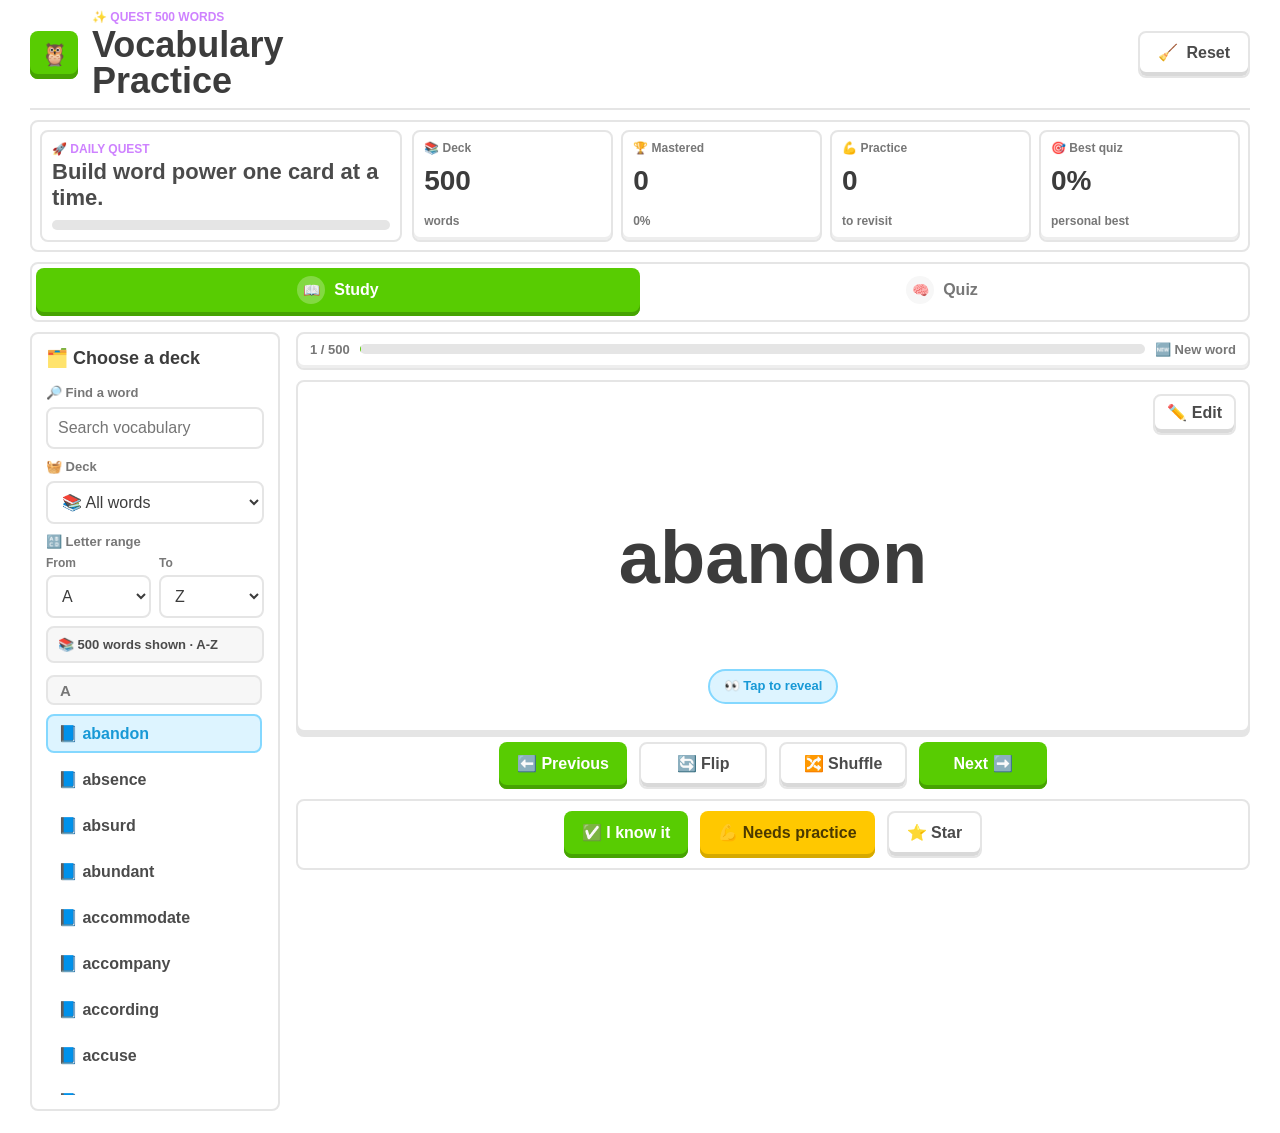
<file: 11plus-flashcards/index.html>
<!doctype html>
<html lang="en">
  <head>
    <meta charset="utf-8">
    <meta name="viewport" content="width=device-width, initial-scale=1">
    <title>11+ Vocabulary Flashcards</title>
    <link rel="stylesheet" href="styles.css?v=20260604-duolingo-polish">
  </head>
  <body>
    <div class="app-shell">
      <header class="topbar">
        <div class="brand-lockup">
          <div class="brand-mark" aria-hidden="true">🦉</div>
          <div>
            <p class="eyebrow">✨ Quest 500 words</p>
            <h1>Vocabulary Practice</h1>
          </div>
        </div>
        <div class="top-actions" aria-label="App actions">
          <button class="icon-button" id="resetProgress" type="button" title="Reset progress" aria-label="Reset progress"><span aria-hidden="true">🧹</span> Reset</button>
        </div>
      </header>

      <main>
        <section class="hero-panel" aria-label="Learning progress">
          <div class="hero-copy">
            <p class="eyebrow">🚀 Daily quest</p>
            <h2>Build word power one card at a time.</h2>
            <div class="hero-progress" aria-hidden="true">
              <span id="learningProgress"></span>
            </div>
          </div>
          <div class="dashboard">
            <div class="stat stat-total">
              <small>📚 Deck</small>
              <span id="totalCount">500</span>
              <em>words</em>
            </div>
            <div class="stat stat-known">
              <small>🏆 Mastered</small>
              <span id="knownCount">0</span>
              <em id="learningPercent">0%</em>
            </div>
            <div class="stat stat-practice">
              <small>💪 Practice</small>
              <span id="practiceCount">0</span>
              <em>to revisit</em>
            </div>
            <div class="stat stat-quiz">
              <small>🎯 Best quiz</small>
              <span id="quizBest">0%</span>
              <em>personal best</em>
            </div>
          </div>
        </section>

        <nav class="mode-tabs" aria-label="Practice modes">
          <button class="tab is-active" id="studyTab" type="button" data-mode="study"><span aria-hidden="true">📖</span> Study</button>
          <button class="tab" id="quizTab" type="button" data-mode="quiz"><span aria-hidden="true">🧠</span> Quiz</button>
        </nav>

        <section class="panel is-visible" id="studyPanel" aria-labelledby="studyTab">
          <div class="study-layout">
            <aside class="study-sidebar" aria-label="Study controls">
              <h2>🗂️ Choose a deck</h2>
              <label for="searchInput">🔎 Find a word</label>
              <input id="searchInput" type="search" placeholder="Search vocabulary">

              <label for="studyFilter">🧺 Deck</label>
              <select id="studyFilter">
                <option value="all">📚 All words</option>
                <option value="practice">💪 Needs practice</option>
                <option value="known">🏆 Known words</option>
                <option value="starred">⭐ Starred words</option>
              </select>

              <label>🔠 Letter range</label>
              <div class="letter-range">
                <div>
                  <span>From</span>
                  <select id="letterStart" aria-label="Deck starts from letter">
                    <option value="A">A</option>
                    <option value="B">B</option>
                    <option value="C">C</option>
                    <option value="D">D</option>
                    <option value="E">E</option>
                    <option value="F">F</option>
                    <option value="G">G</option>
                    <option value="H">H</option>
                    <option value="I">I</option>
                    <option value="J">J</option>
                    <option value="K">K</option>
                    <option value="L">L</option>
                    <option value="M">M</option>
                    <option value="N">N</option>
                    <option value="O">O</option>
                    <option value="P">P</option>
                    <option value="Q">Q</option>
                    <option value="R">R</option>
                    <option value="S">S</option>
                    <option value="T">T</option>
                    <option value="U">U</option>
                    <option value="V">V</option>
                    <option value="W">W</option>
                    <option value="X">X</option>
                    <option value="Y">Y</option>
                    <option value="Z">Z</option>
                  </select>
                </div>
                <div>
                  <span>To</span>
                  <select id="letterEnd" aria-label="Deck ends at letter">
                    <option value="A">A</option>
                    <option value="B">B</option>
                    <option value="C">C</option>
                    <option value="D">D</option>
                    <option value="E">E</option>
                    <option value="F">F</option>
                    <option value="G">G</option>
                    <option value="H">H</option>
                    <option value="I">I</option>
                    <option value="J">J</option>
                    <option value="K">K</option>
                    <option value="L">L</option>
                    <option value="M">M</option>
                    <option value="N">N</option>
                    <option value="O">O</option>
                    <option value="P">P</option>
                    <option value="Q">Q</option>
                    <option value="R">R</option>
                    <option value="S">S</option>
                    <option value="T">T</option>
                    <option value="U">U</option>
                    <option value="V">V</option>
                    <option value="W">W</option>
                    <option value="X">X</option>
                    <option value="Y">Y</option>
                    <option value="Z" selected>Z</option>
                  </select>
                </div>
              </div>

              <p class="deck-count" id="deckCount">📚 500 words shown</p>
              <div class="word-list" id="wordList" aria-label="Word list"></div>
            </aside>

            <section class="card-zone" aria-label="Flashcard">
              <div class="card-track">
                <span id="cardPosition">1 / 500</span>
                <div class="meter" aria-hidden="true"><span id="deckMeter"></span></div>
                <strong id="currentStatus">Not marked yet</strong>
              </div>

              <div class="flashcard-wrap">
                <button class="card-edit-button" id="openEditor" type="button" aria-label="Edit this flashcard">✏️ Edit</button>
                <button class="flashcard" id="flashcard" type="button" aria-label="Flip flashcard">
                  <span class="card-hint" id="cardHint">Tap to reveal</span>
                  <span class="word" id="cardWord"></span>
                  <span class="answer" id="cardAnswer"></span>
                </button>
              </div>

              <div class="card-actions">
                <button id="prevCard" type="button"><span aria-hidden="true">⬅️</span> Previous</button>
                <button class="secondary" id="flipCard" type="button">🔄 Flip</button>
                <button class="secondary" id="shuffleDeck" type="button" title="Shuffle deck" aria-label="Shuffle deck"><span aria-hidden="true">🔀</span> Shuffle</button>
                <button id="nextCard" type="button">Next <span aria-hidden="true">➡️</span></button>
              </div>

              <div class="mark-actions" aria-label="Mark card">
                <button class="success" id="markKnown" type="button">✅ I know it</button>
                <button class="warning" id="markPractice" type="button">💪 Needs practice</button>
                <button class="secondary" id="toggleStar" type="button">⭐ Star</button>
              </div>
            </section>

            <aside class="edit-panel" id="editPanel" aria-label="Edit card" aria-hidden="true">
              <div class="edit-panel-header">
                <h2>✏️ Card editor</h2>
                <button class="secondary close-editor" id="closeEditor" type="button" aria-label="Close card editor">×</button>
              </div>
              <label for="definitionInput">💡 Brief definition</label>
              <textarea id="definitionInput" rows="4"></textarea>
              <label for="exampleInput">📝 Example sentence</label>
              <textarea id="exampleInput" rows="4"></textarea>
              <button id="saveCard" type="button">💾 Save card</button>
            </aside>
          </div>
        </section>

        <section class="panel" id="quizPanel" aria-labelledby="quizTab">
          <div class="quiz-layout">
            <aside class="quiz-controls" aria-label="Quiz setup">
              <h2>🎮 Quiz setup</h2>
              <label for="quizType">❓ Question type</label>
              <select id="quizType">
                <option value="definition">💡 Choose the definition</option>
                <option value="word">🔤 Choose the word</option>
                <option value="sentence">📝 Complete the sentence</option>
              </select>

              <label for="quizScope">🎒 Words to quiz</label>
              <select id="quizScope">
                <option value="all">📚 All words</option>
                <option value="practice">💪 Needs practice</option>
                <option value="starred">⭐ Starred words</option>
              </select>

              <label for="questionCount">🔢 Questions</label>
              <input id="questionCount" type="number" min="5" max="50" step="5" value="10">

              <button id="startQuiz" type="button">🚀 Start quiz</button>
            </aside>

            <section class="quiz-card" aria-live="polite">
              <div class="quiz-meta">
                <span id="quizProgress">Ready ✨</span>
                <span id="quizScore">Score 0</span>
              </div>
              <h2 id="quizPrompt">Choose a quiz setup and press Start quiz. 🎯</h2>
              <div class="quiz-options" id="quizOptions"></div>
              <div class="feedback" id="quizFeedback"></div>
              <button class="secondary hidden" id="nextQuestion" type="button">➡️ Next question</button>
            </section>
          </div>
        </section>
      </main>
    </div>

    <script src="vocab-data.js?v=20260604-letter-range"></script>
    <script src="app.js?v=20260604-ipad-editor"></script>
  </body>
</html>
</file>
<file: 11plus-flashcards/styles.css>
:root {
  color-scheme: light;
  --ink: #26333d;
  --muted: #6b7780;
  --line: #dbe5dd;
  --paper: #f5fbf2;
  --panel: #ffffff;
  --green: #58cc02;
  --green-dark: #44a600;
  --green-soft: #e7f8dc;
  --blue: #1cb0f6;
  --blue-soft: #e4f5ff;
  --gold: #ffc800;
  --gold-dark: #c88d00;
  --coral: #ff6b6b;
  --coral-soft: #fff0ef;
  --shadow: 0 18px 40px rgba(45, 74, 45, 0.12);
  --button-shadow: inset 0 -4px 0 rgba(0, 0, 0, 0.16);
}

* {
  box-sizing: border-box;
}

body {
  margin: 0;
  min-height: 100vh;
  background:
    radial-gradient(circle at top left, rgba(88, 204, 2, 0.18), transparent 34rem),
    radial-gradient(circle at 82% 12%, rgba(28, 176, 246, 0.13), transparent 28rem),
    linear-gradient(180deg, #fbfff7 0%, var(--paper) 55%, #eef8ee 100%);
  color: var(--ink);
  font-family: Arial, Helvetica, sans-serif;
}

button,
input,
select,
textarea {
  font: inherit;
}

button {
  border: 0;
  border-radius: 8px;
  background: var(--green);
  box-shadow: var(--button-shadow);
  color: #fff;
  cursor: pointer;
  font-weight: 800;
  min-height: 46px;
  padding: 12px 18px 15px;
  transition: transform 140ms ease, box-shadow 140ms ease, background 140ms ease;
}

button:hover {
  background: var(--green-dark);
  transform: translateY(-1px);
}

button:active {
  box-shadow: inset 0 -1px 0 rgba(0, 0, 0, 0.18);
  transform: translateY(2px);
}

button:disabled {
  cursor: not-allowed;
  opacity: 0.6;
  transform: none;
}

.secondary {
  background: #eef4f0;
  box-shadow: inset 0 -4px 0 #d6e3da;
  color: #426151;
}

.secondary:hover {
  background: #e3eee7;
}

.success {
  background: var(--green);
}

.warning {
  background: var(--gold);
  color: #4f3900;
}

.warning:hover {
  background: #f4ba00;
}

.icon-button {
  align-items: center;
  background: #fff;
  border: 2px solid var(--line);
  box-shadow: inset 0 -3px 0 #d8e5db;
  color: #426151;
  display: inline-flex;
  gap: 8px;
}

.app-shell {
  width: min(1240px, calc(100% - 32px));
  margin: 0 auto;
  padding: 12px 0 24px;
}

.topbar {
  align-items: center;
  display: flex;
  justify-content: space-between;
  gap: 18px;
  margin-bottom: 10px;
}

.brand-lockup {
  align-items: center;
  display: flex;
  gap: 14px;
}

.brand-mark {
  align-items: center;
  background: var(--green);
  border: 4px solid #fff;
  border-radius: 8px;
  box-shadow: 0 8px 0 #43a500, var(--shadow);
  color: #fff;
  display: grid;
  flex: 0 0 58px;
  font-size: 22px;
  font-weight: 900;
  height: 58px;
  place-items: center;
}

.eyebrow {
  color: var(--green-dark);
  font-size: 13px;
  font-weight: 900;
  letter-spacing: 0;
  margin: 0 0 6px;
  text-transform: uppercase;
}

h1 {
  font-size: clamp(28px, 4vw, 44px);
  line-height: 1;
  margin: 0;
}

h2 {
  font-size: 21px;
  line-height: 1.2;
  margin: 0 0 16px;
}

.top-actions,
.card-actions,
.mark-actions {
  display: flex;
  flex-wrap: wrap;
  gap: 10px;
}

.hero-panel {
  align-items: stretch;
  background: rgba(255, 255, 255, 0.88);
  border: 2px solid #e4eedf;
  border-radius: 8px;
  box-shadow: var(--shadow);
  display: grid;
  gap: 12px;
  grid-template-columns: minmax(220px, 0.7fr) 1.6fr;
  margin-bottom: 10px;
  padding: 10px;
}

.hero-copy {
  align-content: center;
  background:
    linear-gradient(135deg, rgba(88, 204, 2, 0.16), rgba(255, 200, 0, 0.16)),
    #fafff4;
  border: 2px solid #dff0d5;
  border-radius: 8px;
  display: grid;
  padding: 12px;
}

.hero-copy h2 {
  font-size: clamp(20px, 2.4vw, 26px);
  margin-bottom: 10px;
}

.hero-progress,
.meter {
  background: #e9f0e7;
  border-radius: 999px;
  height: 12px;
  overflow: hidden;
}

.hero-progress span,
.meter span {
  background: linear-gradient(90deg, var(--green), #93e54b);
  display: block;
  height: 100%;
  width: 0;
}

.dashboard {
  display: grid;
  gap: 9px;
  grid-template-columns: repeat(4, 1fr);
}

.stat {
  background: #fff;
  border: 2px solid var(--line);
  border-radius: 8px;
  display: grid;
  min-height: 74px;
  padding: 10px;
}

.stat small {
  color: var(--muted);
  font-size: 13px;
  font-weight: 900;
}

.stat span {
  display: block;
  font-size: clamp(24px, 3vw, 32px);
  font-weight: 900;
  letter-spacing: 0;
  line-height: 1;
  margin: 5px 0 3px;
}

.stat em {
  align-self: end;
  color: var(--muted);
  font-size: 13px;
  font-style: normal;
  font-weight: 800;
}

.stat-total {
  border-color: #cdebc0;
}

.stat-known {
  background: var(--green-soft);
  border-color: #bee9aa;
}

.stat-practice {
  background: #fff8d7;
  border-color: #f5df78;
}

.stat-quiz {
  background: var(--blue-soft);
  border-color: #bee6fb;
}

.mode-tabs {
  background: #ffffff;
  border: 2px solid var(--line);
  border-radius: 8px;
  display: grid;
  grid-template-columns: 1fr 1fr;
  margin-bottom: 10px;
  padding: 5px;
}

.tab {
  align-items: center;
  background: transparent;
  box-shadow: none;
  color: var(--muted);
  display: flex;
  gap: 9px;
  justify-content: center;
}

.tab span {
  align-items: center;
  background: #eef4f0;
  border-radius: 999px;
  display: inline-grid;
  font-size: 14px;
  height: 28px;
  place-items: center;
  width: 28px;
}

.tab.is-active {
  background: var(--green);
  box-shadow: inset 0 -4px 0 rgba(0, 0, 0, 0.14);
  color: #fff;
}

.tab.is-active span {
  background: rgba(255, 255, 255, 0.26);
}

.panel {
  display: none;
}

.panel.is-visible {
  display: block;
}

.study-layout,
.quiz-layout {
  display: grid;
  gap: 16px;
}

.study-layout {
  grid-template-columns: 250px minmax(0, 1fr);
}

.quiz-layout {
  grid-template-columns: 290px minmax(0, 1fr);
}

.study-sidebar,
.edit-panel,
.quiz-controls,
.quiz-card {
  background: rgba(255, 255, 255, 0.94);
  border: 2px solid var(--line);
  border-radius: 8px;
  box-shadow: 0 10px 24px rgba(45, 74, 45, 0.07);
  padding: 14px;
}

.study-sidebar h2,
.quiz-controls h2,
.edit-panel h2 {
  font-size: 18px;
}

label {
  color: var(--muted);
  display: block;
  font-size: 13px;
  font-weight: 900;
  margin: 0 0 7px;
}

input,
select,
textarea {
  background: #fff;
  border: 2px solid var(--line);
  border-radius: 8px;
  color: var(--ink);
  margin-bottom: 10px;
  padding: 10px;
  width: 100%;
}

.letter-range {
  display: grid;
  gap: 8px;
  grid-template-columns: 1fr 1fr;
}

.letter-range span {
  color: var(--muted);
  display: block;
  font-size: 12px;
  font-weight: 900;
  margin-bottom: 5px;
}

input:focus,
select:focus,
textarea:focus {
  border-color: var(--blue);
  outline: 3px solid rgba(28, 176, 246, 0.18);
}

textarea {
  line-height: 1.45;
  resize: vertical;
}

.word-list {
  display: grid;
  gap: 7px;
  max-height: 420px;
  overflow: auto;
  padding-right: 2px;
}

.word-letter {
  align-items: center;
  background: linear-gradient(90deg, #e7f8dc, #f4fbf0);
  border: 2px solid #d7edce;
  border-radius: 8px;
  color: #2f6500;
  display: flex;
  font-size: 15px;
  font-weight: 900;
  height: 34px;
  margin: 8px 0 2px;
  padding: 0 12px;
  position: static;
}

.word-letter:first-child {
  margin-top: 0;
}

.deck-count {
  background: #f4fbf0;
  border: 2px solid #e2edde;
  border-radius: 8px;
  color: #426151;
  font-size: 13px;
  font-weight: 900;
  margin: -2px 0 12px;
  padding: 9px 10px;
}

.word-list button {
  background: #fff;
  border: 2px solid transparent;
  box-shadow: none;
  color: var(--ink);
  min-height: 39px;
  padding: 8px 10px;
  text-align: left;
}

.word-list button:hover {
  background: #f4fbf0;
  transform: none;
}

.word-list button.is-active {
  background: var(--green-soft);
  border-color: var(--green);
  color: #2f6500;
}

.empty-state {
  color: var(--muted);
  font-weight: 800;
  line-height: 1.4;
  margin: 8px 4px;
}

.card-zone {
  align-content: start;
  display: grid;
  gap: 10px;
}

.card-track {
  align-items: center;
  background: #fff;
  border: 2px solid var(--line);
  border-radius: 8px;
  display: grid;
  gap: 10px;
  grid-template-columns: auto minmax(120px, 1fr) auto;
  padding: 9px 12px;
}

.card-track span,
.card-track strong {
  color: var(--muted);
  font-size: 13px;
  font-weight: 900;
  white-space: nowrap;
}

.flashcard-wrap {
  position: relative;
}

.card-edit-button {
  background: #fff;
  border: 2px solid var(--line);
  box-shadow: inset 0 -3px 0 #d8e5db;
  color: #426151;
  min-height: 38px;
  padding: 8px 12px 11px;
  position: absolute;
  right: 14px;
  top: 14px;
  z-index: 2;
}

.card-edit-button:hover {
  background: #f4fbf0;
}

.flashcard {
  align-items: center;
  background:
    linear-gradient(180deg, rgba(255, 255, 255, 0.94), rgba(255, 255, 255, 0.98)),
    #ffffff;
  border: 3px solid #e2edde;
  border-bottom-color: #c4dfb9;
  border-radius: 8px;
  box-shadow: 0 12px 0 #d3e9cb, var(--shadow);
  color: var(--ink);
  display: grid;
  grid-template-rows: 1fr auto 1fr;
  min-height: 340px;
  padding: 30px 34px 26px;
  position: relative;
  text-align: center;
  width: 100%;
}

.flashcard::before {
  content: none;
}

.flashcard:hover {
  background: #ffffff;
  transform: translateY(-1px);
}

.card-hint {
  align-self: end;
  background: var(--blue-soft);
  border-radius: 999px;
  color: #0b6f9d;
  display: inline-block;
  font-size: 13px;
  font-weight: 900;
  grid-row: 3;
  justify-self: center;
  padding: 8px 13px;
}

.word {
  color: #26333d;
  font-size: clamp(46px, 6.4vw, 76px);
  font-weight: 900;
  grid-row: 2;
  line-height: 1;
}

.answer {
  display: none;
  color: #050505;
  font-size: clamp(19px, 1.8vw, 24px);
  font-weight: 800;
  grid-row: 2;
  line-height: 1.28;
  margin: auto;
  max-width: 920px;
  text-align: left;
  width: min(84%, 860px);
}

.answer-block {
  display: block;
}

.answer-block + .answer-block {
  margin-top: 30px;
}

.answer-title {
  color: #858585;
  display: block;
  font-size: clamp(15px, 1.2vw, 18px);
  font-weight: 500;
  letter-spacing: 0;
  line-height: 1.2;
  margin-bottom: 10px;
  text-transform: none;
}

.answer strong,
.answer .example {
  display: block;
  font-weight: 800;
}

.answer strong {
  color: #050505;
}

.answer .example {
  color: #050505;
}

.flashcard.is-flipped .word {
  display: none;
}

.flashcard.is-flipped .answer {
  display: block;
}

.card-actions,
.mark-actions {
  justify-content: center;
}

.card-actions button {
  min-width: 128px;
}

.mark-actions {
  background: #ffffff;
  border: 2px solid var(--line);
  border-radius: 8px;
  padding: 10px;
}

.edit-panel {
  align-content: start;
  display: none;
  left: auto;
  max-width: calc(100vw - 32px);
  position: fixed;
  right: 22px;
  top: 22px;
  width: 340px;
  z-index: 20;
}

.edit-panel.is-open {
  display: grid;
}

.edit-panel-header {
  align-items: start;
  display: flex;
  gap: 10px;
  justify-content: space-between;
  margin-bottom: 6px;
}

.edit-panel-header h2 {
  margin-bottom: 0;
}

.close-editor {
  border-radius: 999px;
  font-size: 22px;
  line-height: 1;
  min-height: 38px;
  padding: 4px 12px 8px;
  width: auto;
}

#saveCard,
.quiz-controls button {
  width: 100%;
}

.quiz-controls {
  align-content: start;
  display: grid;
}

.quiz-card {
  min-height: 540px;
  padding: 24px;
}

.quiz-meta {
  color: var(--muted);
  display: flex;
  font-weight: 900;
  justify-content: space-between;
  margin-bottom: 18px;
}

#quizPrompt {
  font-size: clamp(25px, 4vw, 42px);
  line-height: 1.15;
  margin-bottom: 20px;
}

.quiz-options {
  display: grid;
  gap: 12px;
}

.quiz-options button {
  background: #fff;
  border: 2px solid var(--line);
  box-shadow: inset 0 -4px 0 #dce7de;
  color: var(--ink);
  line-height: 1.35;
  min-height: 62px;
  padding: 14px 16px 17px;
  text-align: left;
}

.quiz-options button:hover {
  background: #f5fbf2;
  border-color: #bfe8b0;
}

.quiz-options button.correct {
  background: var(--green-soft);
  border-color: var(--green);
}

.quiz-options button.incorrect {
  background: var(--coral-soft);
  border-color: var(--coral);
}

.feedback {
  color: var(--muted);
  font-size: 18px;
  font-weight: 900;
  min-height: 28px;
  margin: 18px 0;
}

.hidden {
  display: none;
}

@media (max-width: 900px) {
  .hero-panel,
  .study-layout,
  .quiz-layout {
    grid-template-columns: 1fr;
  }

  .dashboard {
    grid-template-columns: repeat(4, minmax(0, 1fr));
  }

  .word-list {
    max-height: 280px;
  }
}

@media (max-width: 720px) {
  .app-shell {
    width: min(100% - 20px, 1240px);
    padding-top: 14px;
  }

  .topbar {
    align-items: stretch;
    flex-direction: column;
  }

  .brand-mark {
    flex-basis: 62px;
    height: 62px;
  }

  .top-actions,
  .dashboard,
  .card-actions,
  .mark-actions {
    display: grid;
    grid-template-columns: 1fr 1fr;
  }

  .hero-panel {
    padding: 12px;
  }

  .dashboard {
    gap: 9px;
  }

  .stat {
    min-height: 106px;
    padding: 12px;
  }

  .card-track {
    grid-template-columns: 1fr;
  }

  .flashcard {
    box-shadow: 0 10px 0 #d3e9cb, var(--shadow);
    min-height: 340px;
    padding: 24px;
  }
}

@media (max-width: 480px) {
  .top-actions,
  .dashboard,
  .card-actions,
  .mark-actions {
    grid-template-columns: 1fr;
  }

  .mode-tabs {
    grid-template-columns: 1fr;
  }
}

/* Duolingo-inspired polish pass */
:root {
  --ink: #3c3c3c;
  --muted: #777777;
  --line: #e5e5e5;
  --paper: #ffffff;
  --panel: #ffffff;
  --green: #58cc02;
  --green-dark: #46a302;
  --green-soft: #d7ffb8;
  --blue: #1cb0f6;
  --blue-soft: #ddf4ff;
  --gold: #ffc800;
  --purple: #ce82ff;
  --shadow: none;
  --button-shadow: inset 0 -4px 0 rgba(0, 0, 0, 0.18);
}

body {
  background: #ffffff;
  color: var(--ink);
  font-family: "Arial Rounded MT Bold", Arial, Helvetica, sans-serif;
}

button {
  border-radius: 8px;
  box-shadow: inset 0 -4px 0 var(--green-dark);
  min-height: 42px;
  padding: 10px 18px 14px;
  text-transform: none;
}

button:hover {
  background: #61d80a;
}

button:focus-visible,
input:focus-visible,
select:focus-visible,
textarea:focus-visible {
  outline: 3px solid rgba(28, 176, 246, 0.24);
  outline-offset: 2px;
}

.secondary,
.icon-button,
.card-edit-button {
  background: #ffffff;
  border: 2px solid var(--line);
  box-shadow: inset 0 -4px 0 #d9d9d9;
  color: #4b4b4b;
}

.secondary:hover,
.icon-button:hover,
.card-edit-button:hover {
  background: #f7f7f7;
}

.warning {
  background: var(--gold);
  box-shadow: inset 0 -4px 0 #d6a900;
  color: #4b3900;
}

.app-shell {
  width: min(1220px, calc(100% - 28px));
  padding: 10px 0 22px;
}

.topbar {
  border-bottom: 2px solid var(--line);
  margin-bottom: 10px;
  padding-bottom: 9px;
}

.brand-mark {
  background: var(--green);
  border: 0;
  box-shadow: inset 0 -5px 0 var(--green-dark);
  flex-basis: 48px;
  height: 48px;
}

.eyebrow {
  color: var(--purple);
  font-size: 12px;
  margin-bottom: 3px;
}

h1 {
  color: #3c3c3c;
  font-size: clamp(24px, 3vw, 36px);
}

.hero-panel {
  background: #ffffff;
  border: 2px solid var(--line);
  box-shadow: none;
  gap: 10px;
  padding: 8px;
}

.hero-copy {
  background: #ffffff;
  border-color: var(--line);
  padding: 10px;
}

.hero-copy h2 {
  color: #4b4b4b;
  font-size: clamp(17px, 2vw, 22px);
  margin-bottom: 8px;
}

.hero-progress,
.meter {
  background: #e5e5e5;
  height: 10px;
}

.hero-progress span,
.meter span {
  background: var(--green);
}

.dashboard {
  gap: 8px;
}

.stat {
  border-color: var(--line);
  box-shadow: inset 0 -3px 0 #eeeeee;
  min-height: 68px;
  padding: 9px 10px 12px;
}

.stat small {
  color: #777777;
  font-size: 12px;
}

.stat span {
  color: #3c3c3c;
  font-size: clamp(22px, 2.4vw, 28px);
  margin: 3px 0 1px;
}

.stat em {
  font-size: 12px;
}

.stat-known,
.stat-practice,
.stat-quiz,
.stat-total {
  background: #ffffff;
  border-color: var(--line);
}

.mode-tabs,
.study-sidebar,
.quiz-controls,
.quiz-card,
.edit-panel,
.card-track,
.mark-actions {
  border-color: var(--line);
  box-shadow: none;
}

.mode-tabs {
  background: #ffffff;
  padding: 4px;
}

.tab {
  color: #777777;
  min-height: 40px;
  padding: 8px 14px 12px;
}

.tab span {
  background: #f7f7f7;
}

.tab.is-active {
  background: var(--green);
  box-shadow: inset 0 -4px 0 var(--green-dark);
  color: #ffffff;
}

.study-sidebar,
.quiz-controls,
.quiz-card,
.edit-panel {
  background: #ffffff;
  padding: 14px;
}

.study-sidebar h2,
.quiz-controls h2,
.edit-panel h2 {
  color: #3c3c3c;
}

label,
.letter-range span {
  color: #777777;
}

input,
select,
textarea {
  border-color: var(--line);
  border-radius: 8px;
  color: #3c3c3c;
  min-height: 40px;
}

input:focus,
select:focus,
textarea:focus {
  border-color: #84d8ff;
  outline: 3px solid rgba(28, 176, 246, 0.16);
}

.deck-count {
  background: #f7f7f7;
  border-color: var(--line);
  color: #4b4b4b;
}

.word-letter {
  background: #f7f7f7;
  border-color: var(--line);
  color: #777777;
  height: 30px;
}

.word-list button {
  border: 2px solid transparent;
  border-radius: 8px;
  box-shadow: none;
  color: #4b4b4b;
  min-height: 38px;
}

.word-list button:hover {
  background: #f7f7f7;
}

.word-list button.is-active {
  background: var(--blue-soft);
  border-color: #84d8ff;
  color: #1899d6;
}

.card-track {
  box-shadow: inset 0 -3px 0 #eeeeee;
  padding: 8px 12px 11px;
}

.card-track span,
.card-track strong {
  color: #777777;
}

.flashcard {
  background: #ffffff;
  border: 2px solid var(--line);
  box-shadow: 0 5px 0 #e5e5e5;
  min-height: 352px;
}

.flashcard:hover {
  background: #ffffff;
}

.card-edit-button {
  min-height: 36px;
  padding: 7px 12px 11px;
}

.word {
  color: #3c3c3c;
  font-size: clamp(48px, 6vw, 74px);
}

.card-hint {
  background: var(--blue-soft);
  border: 2px solid #84d8ff;
  color: #1899d6;
  padding: 7px 14px 9px;
}

.answer {
  color: #3c3c3c;
}

.answer-title {
  color: #777777;
  font-weight: 700;
}

.answer strong,
.answer .example {
  color: #3c3c3c;
}

.card-actions {
  gap: 12px;
}

.card-actions button,
.mark-actions button,
#saveCard,
.quiz-controls button {
  border-radius: 8px;
  min-height: 44px;
}

.mark-actions {
  background: #ffffff;
  gap: 12px;
  padding: 10px;
}

.success {
  background: var(--green);
  box-shadow: inset 0 -4px 0 var(--green-dark);
}

.close-editor {
  min-height: 34px;
  padding: 2px 12px 7px;
}

.edit-panel {
  box-shadow: 0 16px 36px rgba(0, 0, 0, 0.14);
}

.quiz-card {
  min-height: 510px;
}

#quizPrompt {
  color: #3c3c3c;
  font-size: clamp(24px, 3.2vw, 38px);
}

.quiz-options button {
  border-color: var(--line);
  border-radius: 8px;
  box-shadow: inset 0 -4px 0 #e5e5e5;
  color: #4b4b4b;
}

.quiz-options button:hover {
  background: var(--blue-soft);
  border-color: #84d8ff;
  color: #1899d6;
}

.quiz-options button.correct {
  background: #d7ffb8;
  border-color: #58cc02;
  color: #58a700;
}

.quiz-options button.incorrect {
  background: #ffe1e1;
  border-color: #ff4b4b;
  color: #ea2b2b;
}

.feedback {
  color: #4b4b4b;
}

@media (max-width: 900px) {
  .hero-panel {
    grid-template-columns: 1fr;
  }

  .dashboard {
    grid-template-columns: repeat(4, minmax(0, 1fr));
  }
}

@media (max-width: 720px) {
  .hero-panel,
  .study-sidebar,
  .quiz-controls,
  .quiz-card,
  .edit-panel {
    padding: 12px;
  }

  .stat {
    min-height: 86px;
  }
}
</file>
